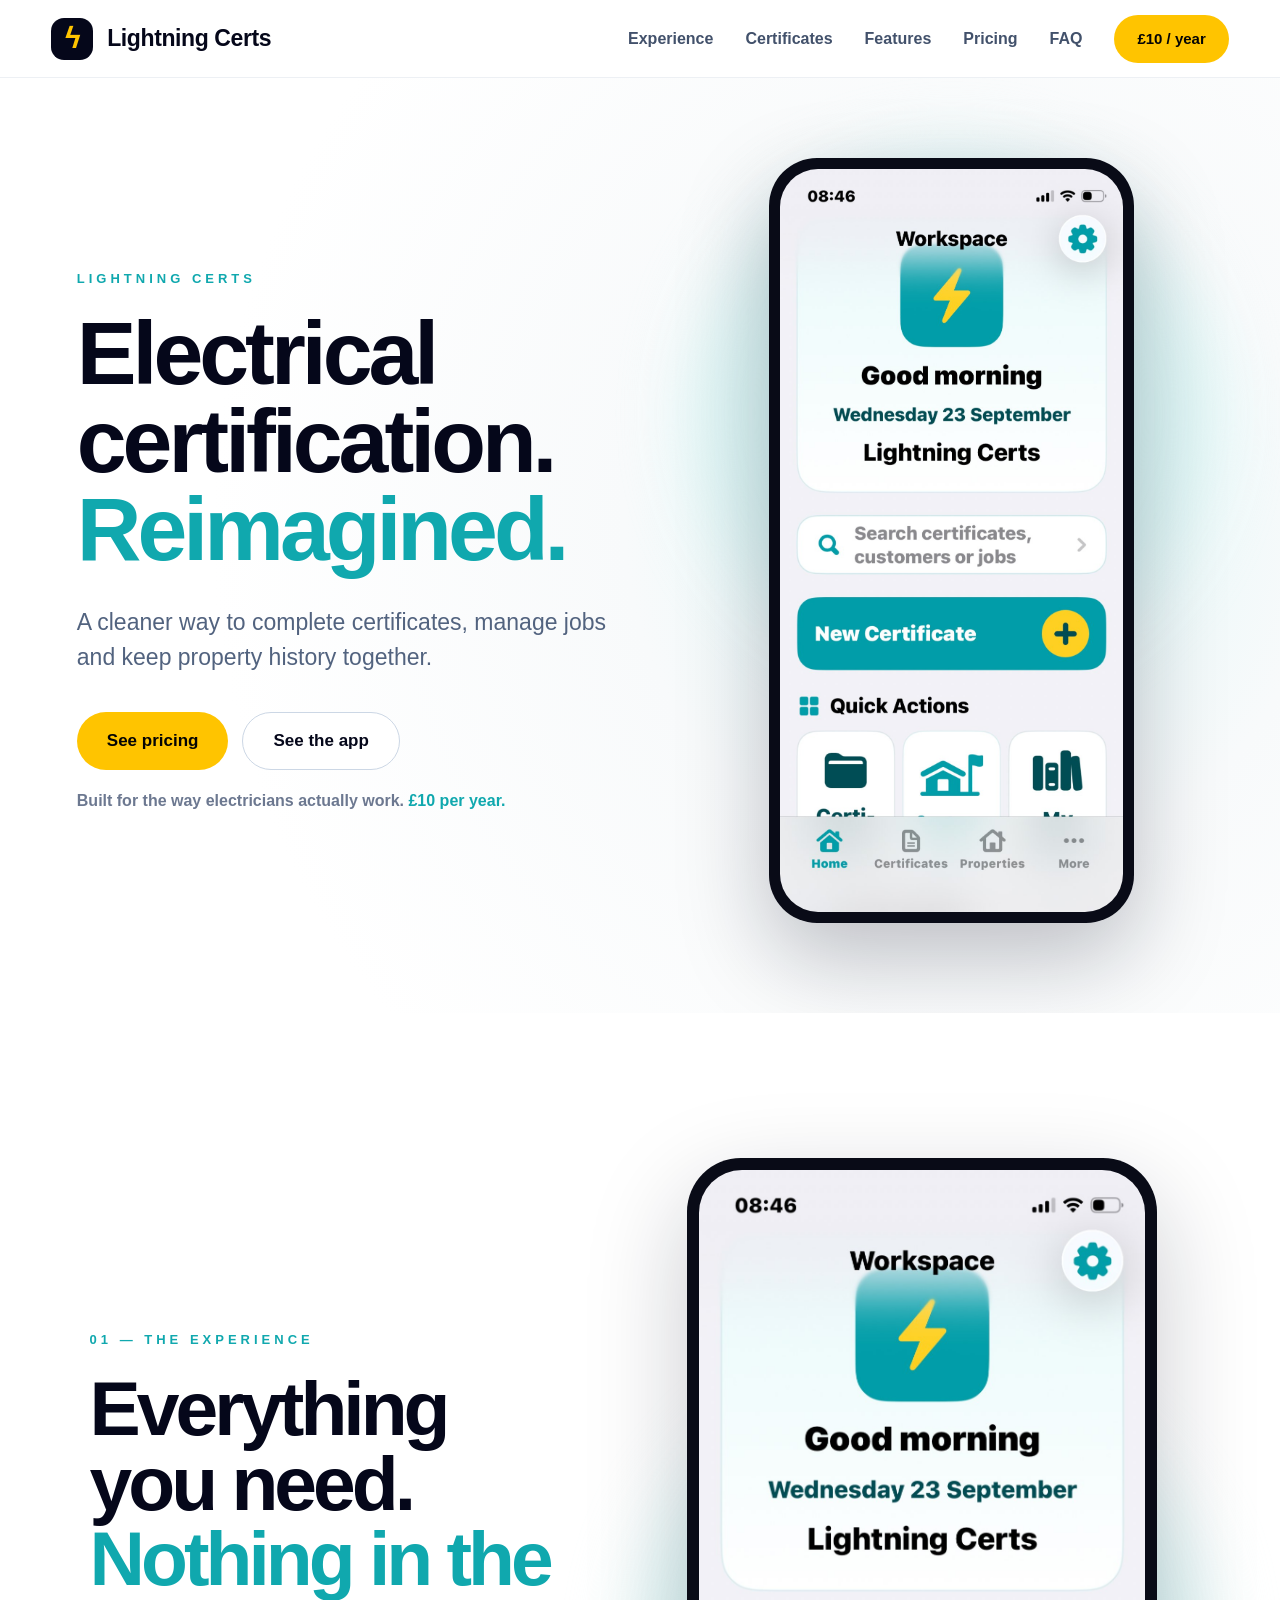
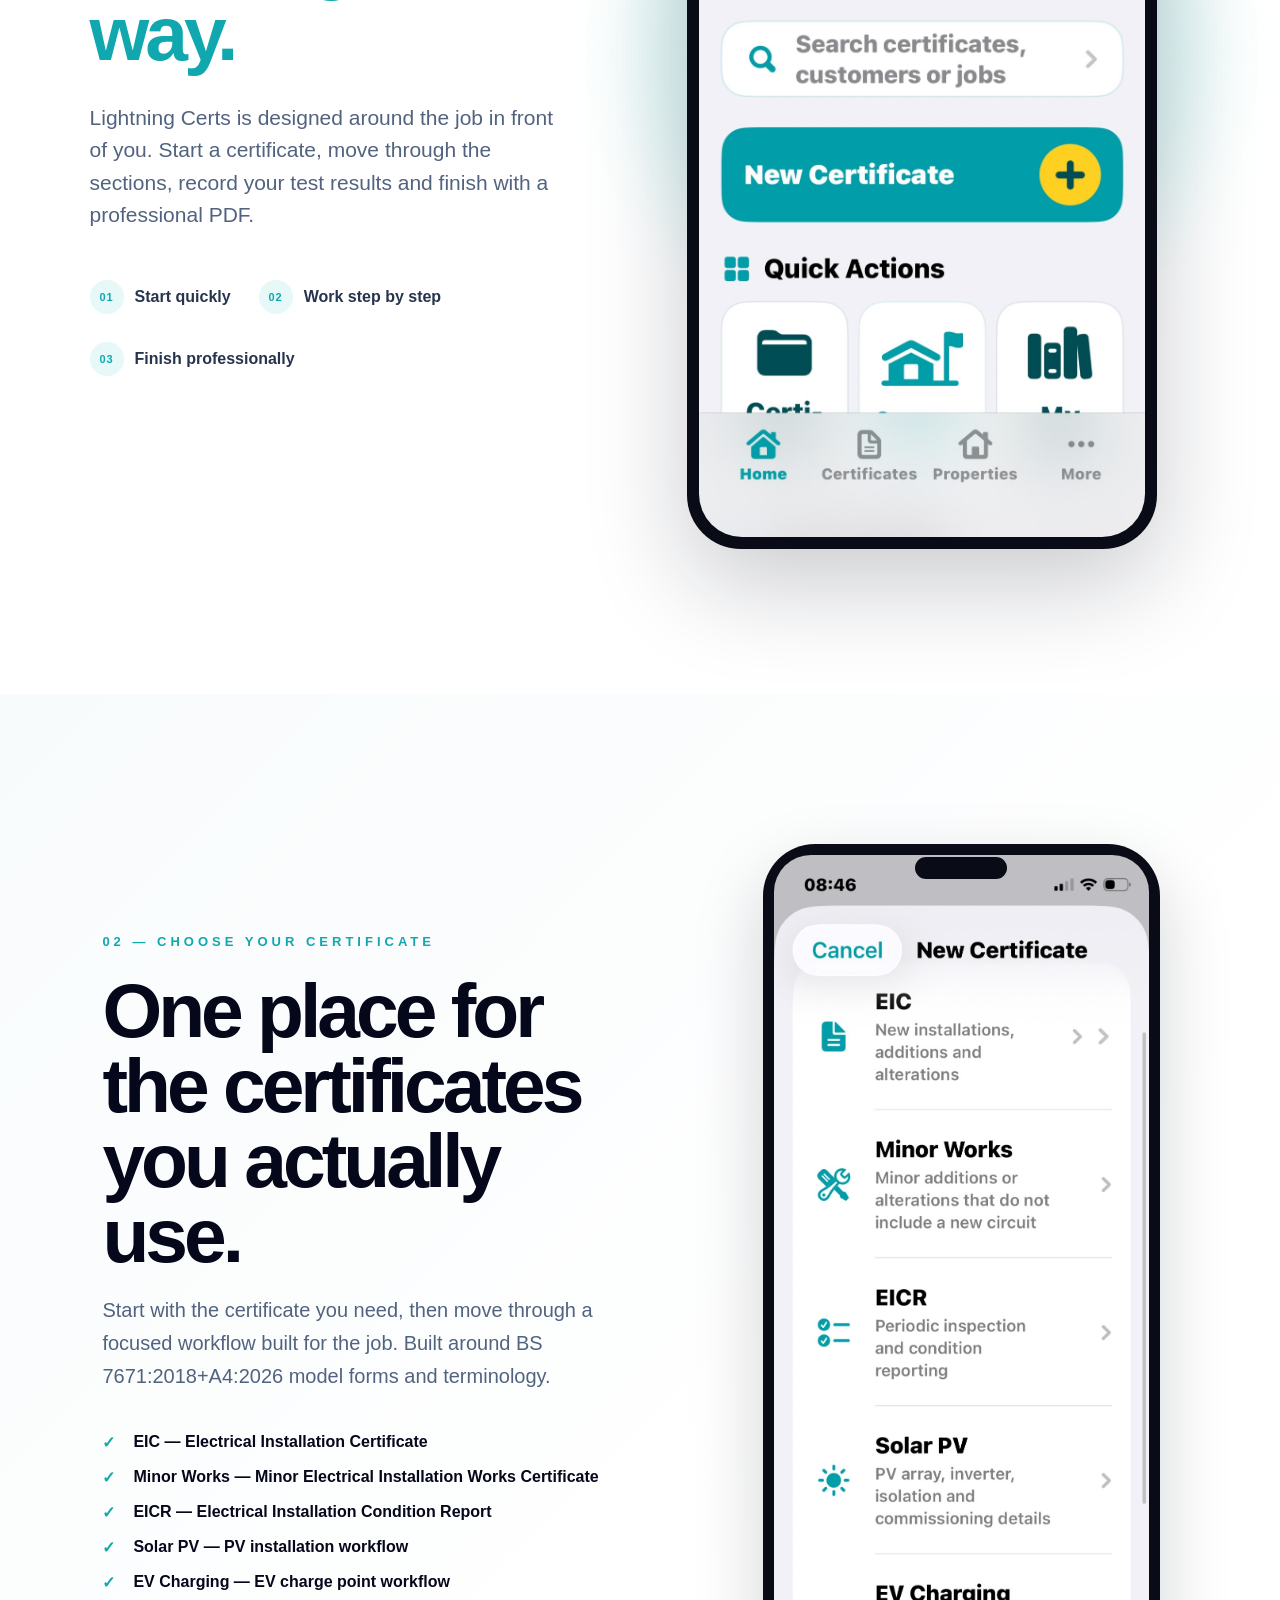
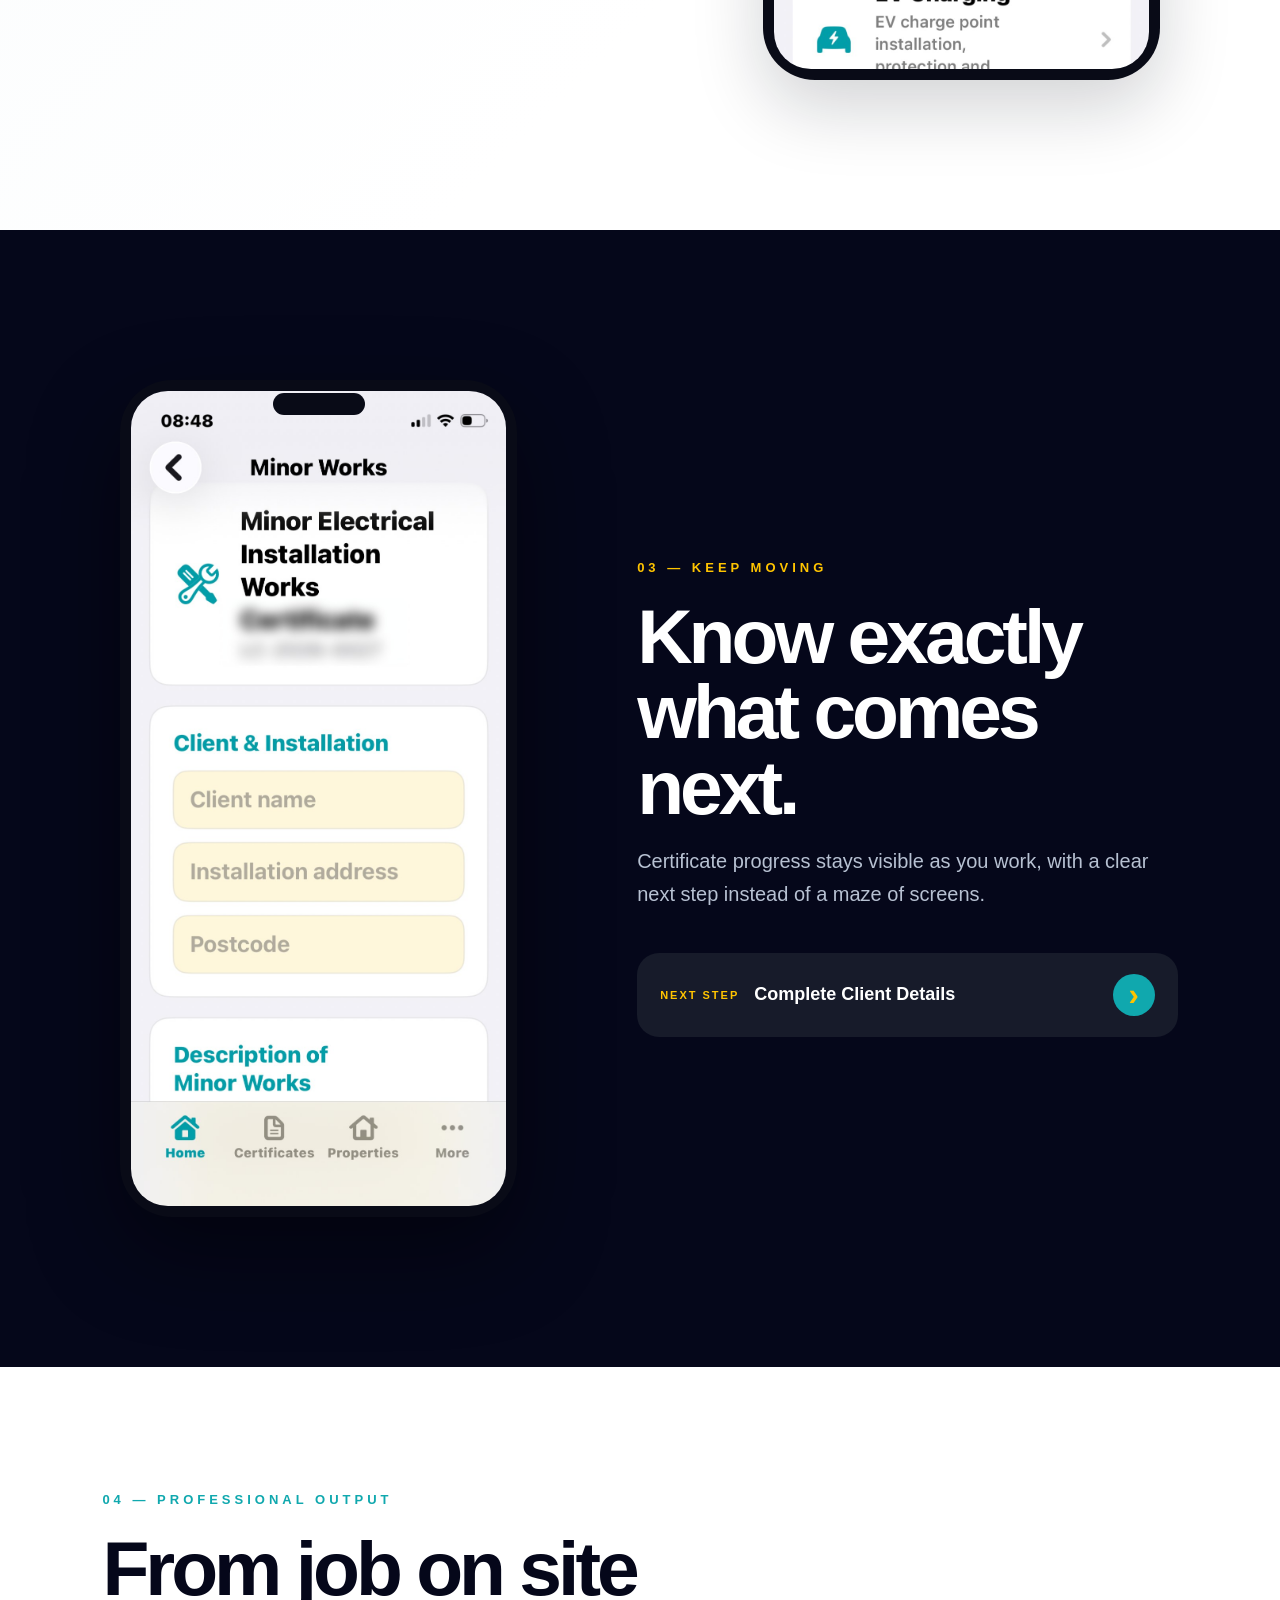
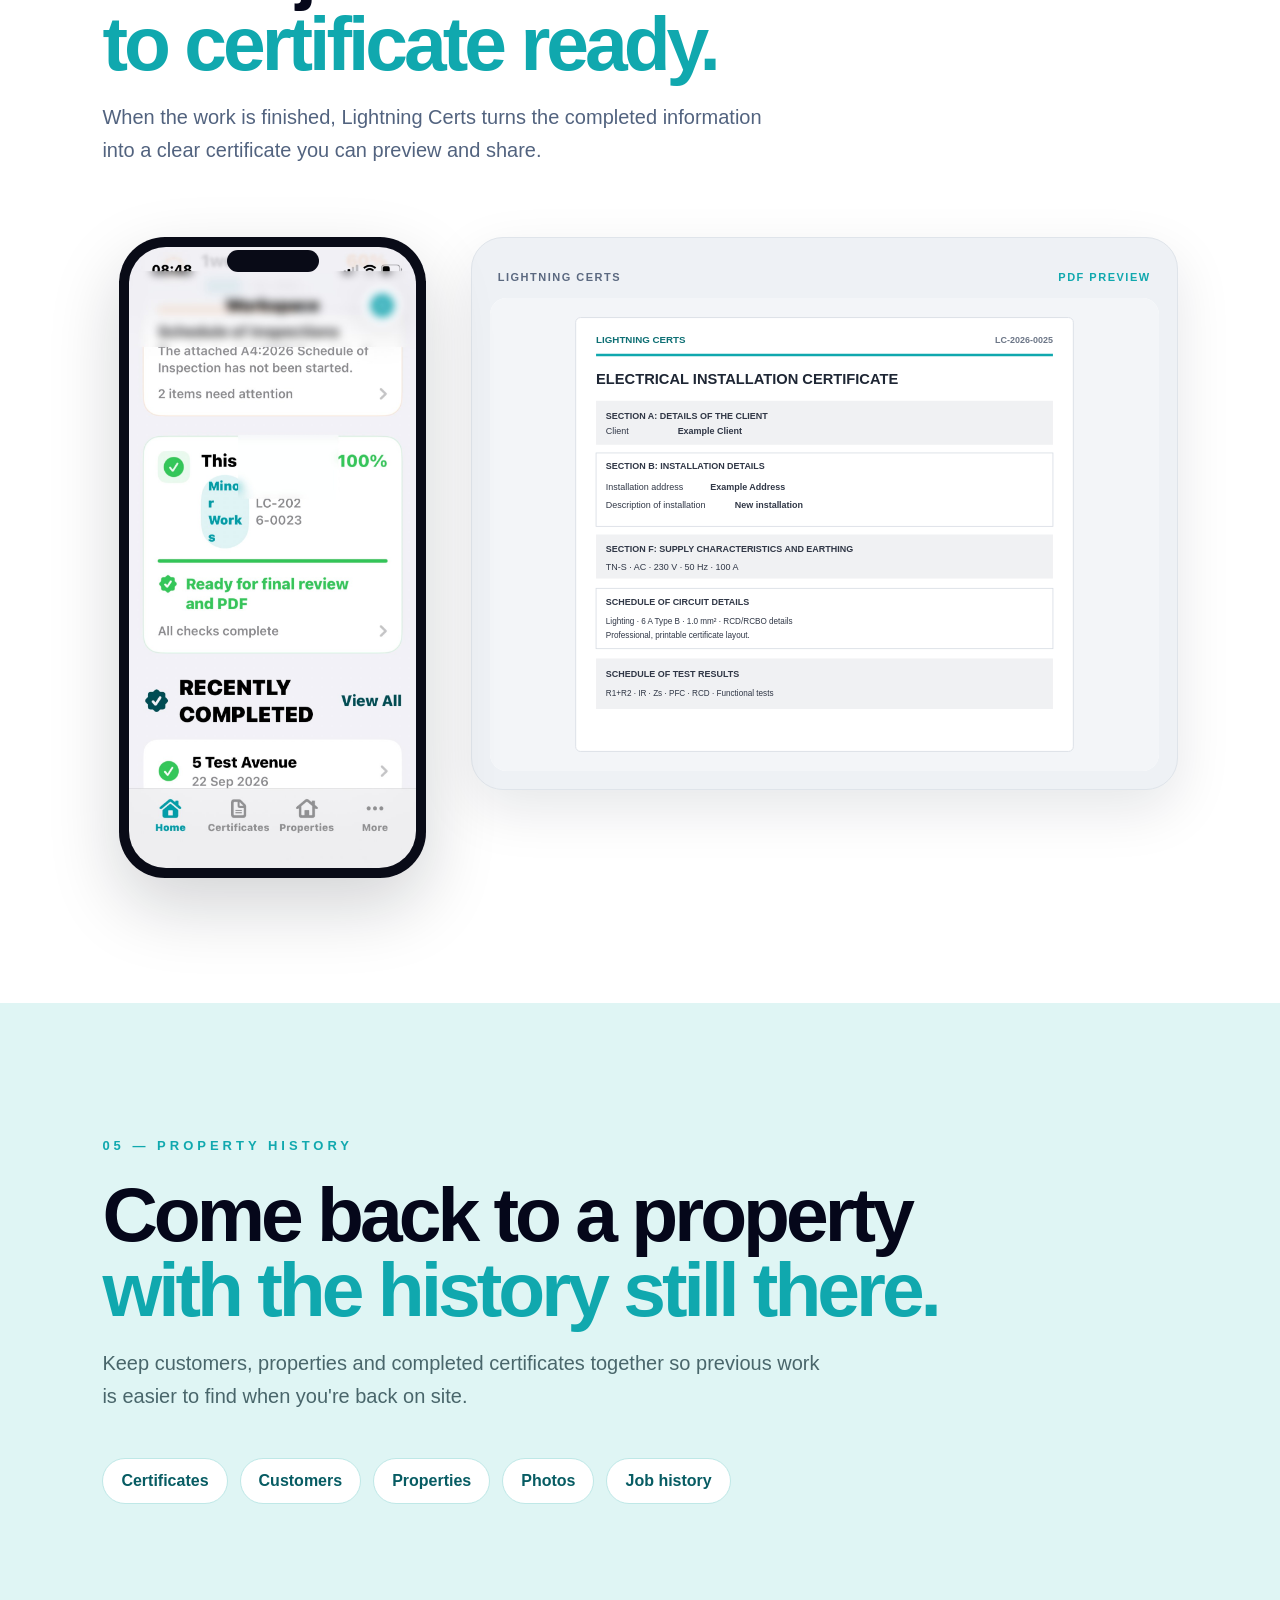
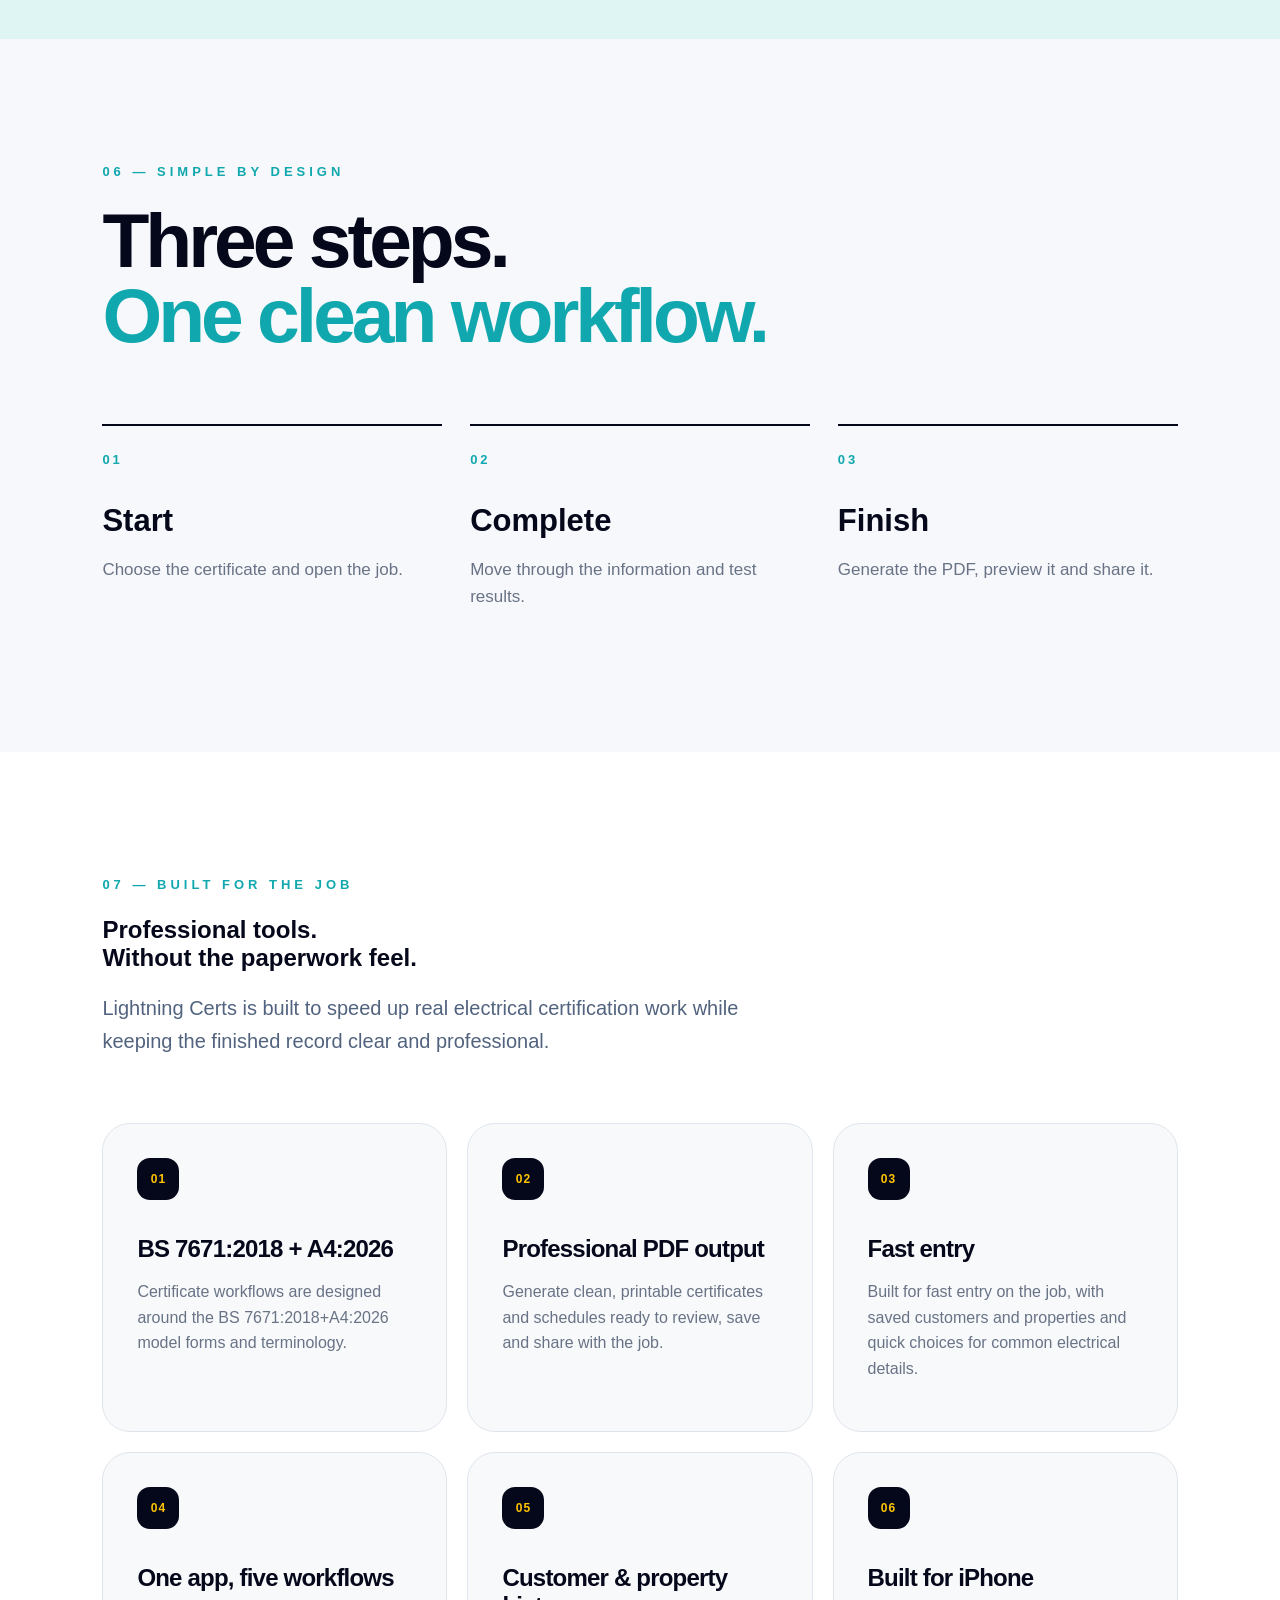
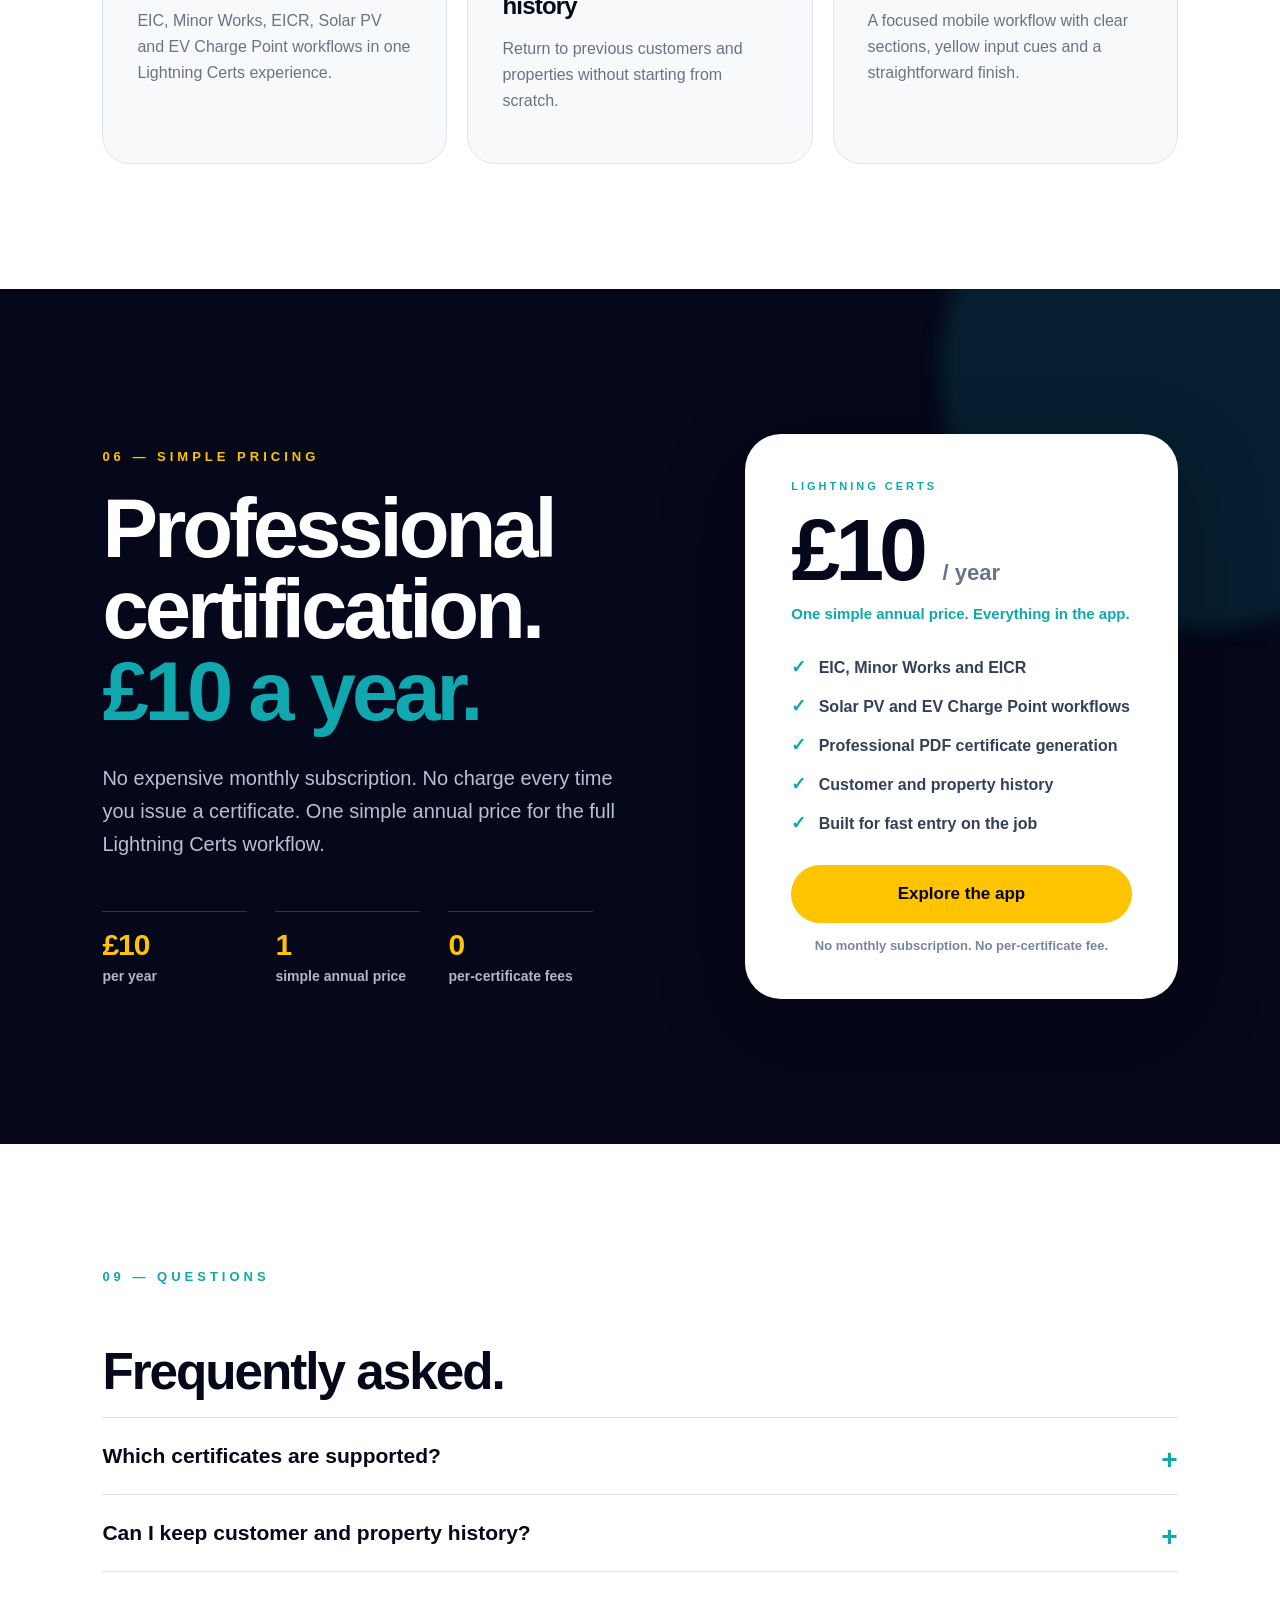
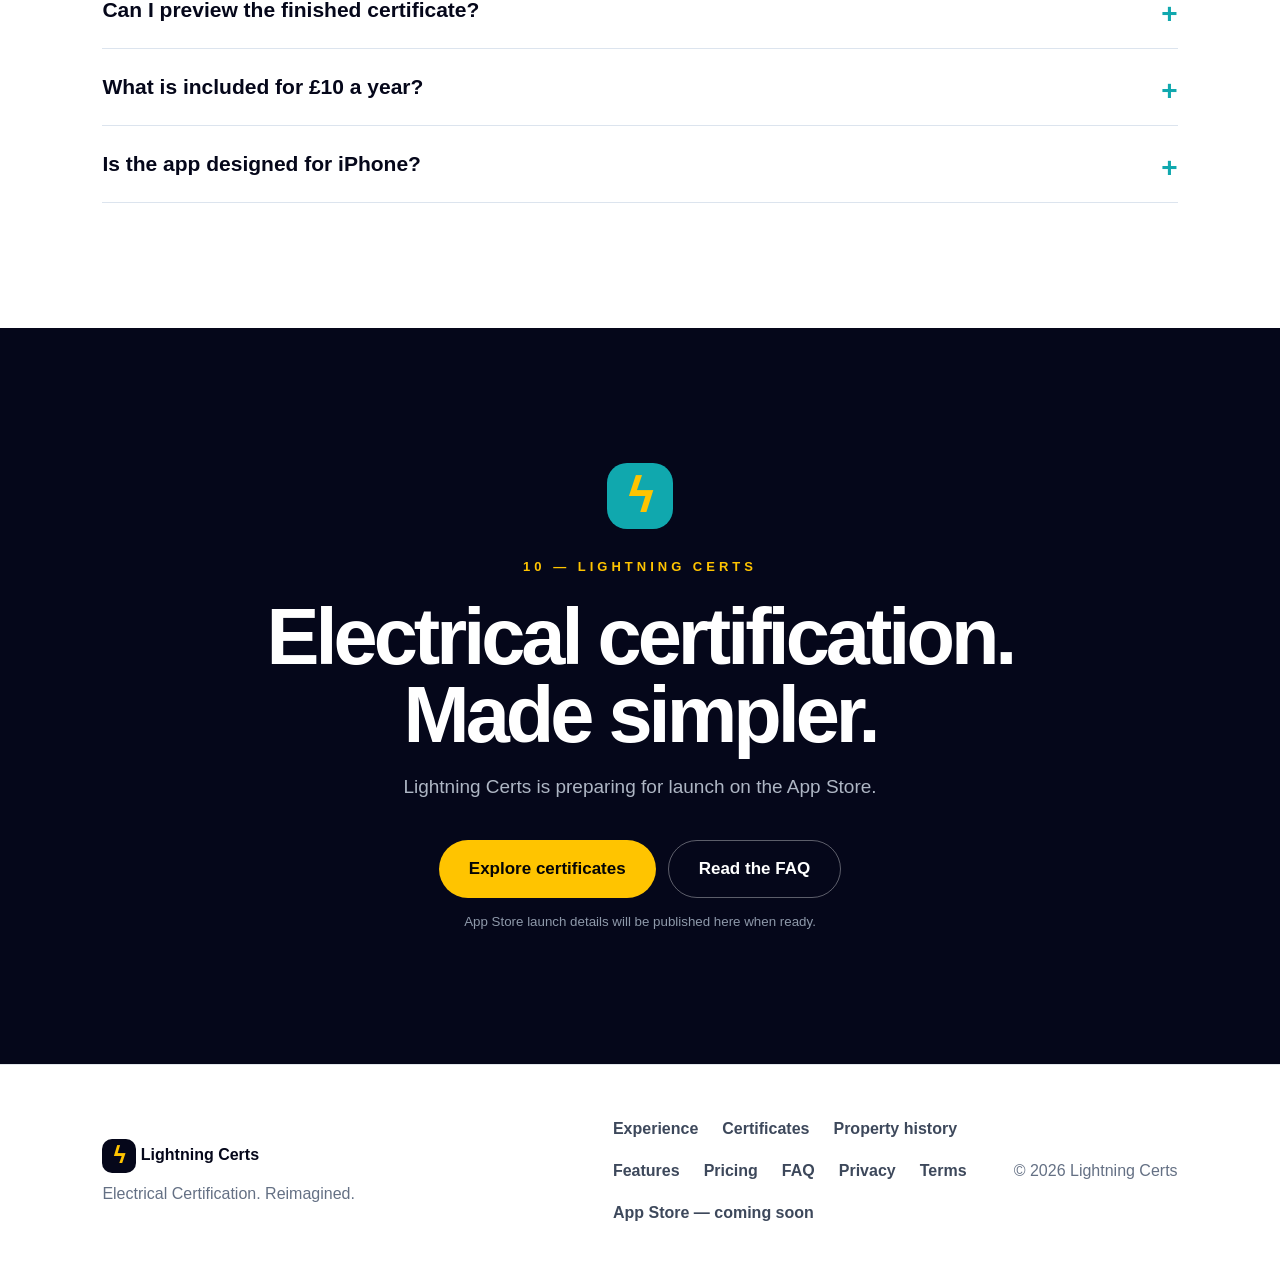
<file: index.html>
<!doctype html>
<html lang="en">
<head>
<meta charset="utf-8">
<meta name="viewport" content="width=device-width,initial-scale=1,viewport-fit=cover">
<meta name="theme-color" content="#f7f8fb">
<title>Lightning Certs — Electrical certification. Reimagined.</title>
<meta name="description" content="Lightning Certs is professional electrical certification software for electricians. EIC, Minor Works, EICR, Solar PV and EV workflows for £10 per year.">
<link rel="preload" as="image" href="assets/workspace-real.jpg">
<link rel="stylesheet" href="styles.css?v=20260923-4">
</head>
<body>
<header class="nav">
  <a class="brand" href="#top" aria-label="Lightning Certs home"><span class="logo">ϟ</span><span>Lightning Certs</span></a>
  <nav aria-label="Primary navigation">
    <a href="#experience">Experience</a>
    <a href="#certificates">Certificates</a>
    <a href="#features">Features</a>
    <a href="#pricing">Pricing</a>
    <a href="#faq">FAQ</a>
  </nav>
  <a class="cta small" href="#pricing">£10 / year</a>
  <button class="menu" aria-label="Open menu">☰</button>
</header>

<main id="top">

<section class="hero">
  <div class="hero-copy">
    <p class="eyebrow">LIGHTNING CERTS</p>
    <h1>Electrical certification.<br><span>Reimagined.</span></h1>
    <p class="lead">A cleaner way to complete certificates, manage jobs and keep property history together.</p>
    <div class="actions">
      <a class="cta" href="#pricing">See pricing</a>
      <a class="outline" href="#experience">See the app</a>
    </div>
    <p class="hero-note">Built for the way electricians actually work. <strong>£10 per year.</strong></p>
  </div>

  <div class="hero-device">
    <div class="device-glow"></div>
    <div class="device hero-phone">
      <div class="screen">
        <img src="assets/workspace-real.jpg" alt="Lightning Certs Workspace on iPhone">
      </div>
    </div>
  </div>
</section>

<section class="intro product-intro" id="experience">
  <div class="product-intro-copy">
    <p class="eyebrow">01 — THE EXPERIENCE</p>
    <h2>Everything you need.<br><span>Nothing in the way.</span></h2>
    <p class="copy">Lightning Certs is designed around the job in front of you. Start a certificate, move through the sections, record your test results and finish with a professional PDF.</p>
    <div class="intro-points">
      <div><b>01</b><span>Start quickly</span></div>
      <div><b>02</b><span>Work step by step</span></div>
      <div><b>03</b><span>Finish professionally</span></div>
    </div>
  </div>
  <div class="product-intro-shot">
    <div class="device-glow"></div>
    <div class="device">
      <div class="screen">
        <img src="assets/workspace-real.jpg" alt="Lightning Certs Workspace">
      </div>
    </div>
  </div>
</section>

<section class="showcase light" id="certificates">
  <div class="showcase-copy">
    <p class="eyebrow">02 — CHOOSE YOUR CERTIFICATE</p>
    <h2>One place for the certificates you actually use.</h2>
    <p class="copy">Start with the certificate you need, then move through a focused workflow built for the job. Built around BS 7671:2018+A4:2026 model forms and terminology.</p>
    <ul class="checks">
      <li><strong>EIC</strong> — Electrical Installation Certificate</li>
      <li><strong>Minor Works</strong> — Minor Electrical Installation Works Certificate</li>
      <li><strong>EICR</strong> — Electrical Installation Condition Report</li>
      <li><strong>Solar PV</strong> — PV installation workflow</li>
      <li><strong>EV Charging</strong> — EV charge point workflow</li>
    </ul>
  </div>

  <div class="shot phone-shot">
    <div class="phone-frame">
      <img src="assets/certificates-real.jpg" alt="Lightning Certs real certificate selection screen">
    </div>
  </div>
</section>

<section class="showcase dark">
  <div class="shot phone-shot">
    <div class="phone-frame">
      <img src="assets/minor-works-real.jpg" alt="Lightning Certs Minor Works workflow">
    </div>
  </div>

  <div class="showcase-copy">
    <p class="eyebrow yellow">03 — KEEP MOVING</p>
    <h2>Know exactly<br><span>what comes next.</span></h2>
    <p class="copy">Certificate progress stays visible as you work, with a clear next step instead of a maze of screens.</p>
    <div class="quote-card">
      <strong>Next step</strong>
      <span>Complete Client Details</span>
      <b>›</b>
    </div>
  </div>
</section>

<section class="output">
  <div class="output-head">
    <p class="eyebrow">04 — PROFESSIONAL OUTPUT</p>
    <h2>From job on site<br><span>to certificate ready.</span></h2>
    <p class="copy">When the work is finished, Lightning Certs turns the completed information into a clear certificate you can preview and share.</p>
  </div>

  <div class="output-grid">
    <div class="ready-wrap">
      <div class="phone-frame small-phone">
        <img src="assets/progress-real.jpg" alt="Lightning Certs real certificate review screen">
      </div>
    </div>
    <div class="pdf-card">
      <div class="pdf-top"><span>LIGHTNING CERTS</span><b>PDF PREVIEW</b></div>
      <img src="assets/pdf-preview.svg" alt="Lightning Certs clean professional certificate PDF preview">
    </div>
  </div>
</section>

<section class="history" id="history">
  <div class="history-inner">
    <p class="eyebrow">05 — PROPERTY HISTORY</p>
    <h2>Come back to a property<br><span>with the history still there.</span></h2>
    <p class="copy">Keep customers, properties and completed certificates together so previous work is easier to find when you're back on site.</p>

    <div class="history-pills">
      <span>Certificates</span>
      <span>Customers</span>
      <span>Properties</span>
      <span>Photos</span>
      <span>Job history</span>
    </div>
  </div>
</section>

<section class="how" id="how">
  <p class="eyebrow">06 — SIMPLE BY DESIGN</p>
  <h2>Three steps.<br><span>One clean workflow.</span></h2>
  <div class="steps">
    <div><b>01</b><h3>Start</h3><p>Choose the certificate and open the job.</p></div>
    <div><b>02</b><h3>Complete</h3><p>Move through the information and test results.</p></div>
    <div><b>03</b><h3>Finish</h3><p>Generate the PDF, preview it and share it.</p></div>
  </div>
</section>



<section class="proof" id="features">
  <div class="proof-head">
    <p class="eyebrow">07 — BUILT FOR THE JOB</p>
    <h2>Professional tools.<br><span>Without the paperwork feel.</span></h2>
    <p class="copy">Lightning Certs is built to speed up real electrical certification work while keeping the finished record clear and professional.</p>
  </div>
  <div class="proof-grid">
    <article><span class="proof-icon">01</span><h3>BS 7671:2018 + A4:2026</h3><p>Certificate workflows are designed around the BS 7671:2018+A4:2026 model forms and terminology.</p></article>
    <article><span class="proof-icon">02</span><h3>Professional PDF output</h3><p>Generate clean, printable certificates and schedules ready to review, save and share with the job.</p></article>
    <article><span class="proof-icon">03</span><h3>Fast entry</h3><p>Built for fast entry on the job, with saved customers and properties and quick choices for common electrical details.</p></article>
    <article><span class="proof-icon">04</span><h3>One app, five workflows</h3><p>EIC, Minor Works, EICR, Solar PV and EV Charge Point workflows in one Lightning Certs experience.</p></article>
    <article><span class="proof-icon">05</span><h3>Customer &amp; property history</h3><p>Return to previous customers and properties without starting from scratch.</p></article>
    <article><span class="proof-icon">06</span><h3>Built for iPhone</h3><p>A focused mobile workflow with clear sections, yellow input cues and a straightforward finish.</p></article>
  </div>
</section>

<section class="pricing" id="pricing">
  <div class="pricing-intro">
    <p class="eyebrow pricing-eyebrow">06 — SIMPLE PRICING</p>
    <h2>Professional certification.<br><span>£10 a year.</span></h2>
    <p class="copy pricing-copy">No expensive monthly subscription. No charge every time you issue a certificate. One simple annual price for the full Lightning Certs workflow.</p>

    <div class="pricing-promise">
      <div><strong>£10</strong><span>per year</span></div>
      <div><strong>1</strong><span>simple annual price</span></div>
      <div><strong>0</strong><span>per-certificate fees</span></div>
    </div>
  </div>

  <div class="price-card">
    <div class="price-label">LIGHTNING CERTS</div>
    <div class="price">£10 <span>/ year</span></div>
    <div class="annual">One simple annual price. Everything in the app.</div>

    <div class="price-includes">
      <p><span>✓</span> EIC, Minor Works and EICR</p>
      <p><span>✓</span> Solar PV and EV Charge Point workflows</p>
      <p><span>✓</span> Professional PDF certificate generation</p>
      <p><span>✓</span> Customer and property history</p>
      <p><span>✓</span> Built for fast entry on the job</p>
    </div>

    <a class="cta price-cta" href="#certificates">Explore the app</a>
    <small>No monthly subscription. No per-certificate fee.</small>
  </div>
</section>

<section class="faq section" id="faq">
  <p class="eyebrow">09 — QUESTIONS</p>
  <h2>Frequently asked.</h2>
  <details>
    <summary>Which certificates are supported?</summary>
    <p>The app is built around EIC, Minor Works, EICR, Solar PV and EV Charging workflows.</p>
  </details>
  <details>
    <summary>Can I keep customer and property history?</summary>
    <p>Lightning Certs is designed to keep customers, properties and certificates together for repeat visits.</p>
  </details>
  <details>
    <summary>Can I preview the finished certificate?</summary>
    <p>Yes. A completed certificate can be previewed as a PDF before you share it.</p>
  </details>
  <details>
    <summary>What is included for £10 a year?</summary>
    <p>The annual price covers the Lightning Certs certificate workflows, professional PDF generation and customer/property history, with no per-certificate charge.</p>
  </details>
  <details>
    <summary>Is the app designed for iPhone?</summary>
    <p>Yes. The current interface is built around a focused iPhone workflow, with an iPad experience alongside it.</p>
  </details>
</section>

<section class="launch" id="launch">
  <div class="bolt">ϟ</div>
  <p class="eyebrow">10 — LIGHTNING CERTS</p>
  <h2>Electrical certification.<br>Made simpler.</h2>
  <p>Lightning Certs is preparing for launch on the App Store.</p>
  <div class="launch-actions">
    <a class="cta" href="#certificates">Explore certificates</a>
    <a class="outline light-outline" href="#faq">Read the FAQ</a>
  </div>
  <small id="msg" role="status">App Store launch details will be published here when ready.</small>
</section>

</main>

<footer>
  <div>
    <span class="logo">ϟ</span> <b>Lightning Certs</b>
    <p>Electrical Certification. Reimagined.</p>
  </div>
  <div class="footer-links">
    <a href="#experience">Experience</a>
    <a href="#certificates">Certificates</a>
    <a href="#history">Property history</a>
    <a href="#features">Features</a>
    <a href="#pricing">Pricing</a>
    <a href="#faq">FAQ</a>
    <a href="privacy.html">Privacy</a>
    <a href="terms.html">Terms</a>
    <a href="#launch">App Store — coming soon</a>
  </div>
  <span>© 2026 Lightning Certs</span>
</footer>

<script src="script.js"></script>
</body>
</html>
</file>
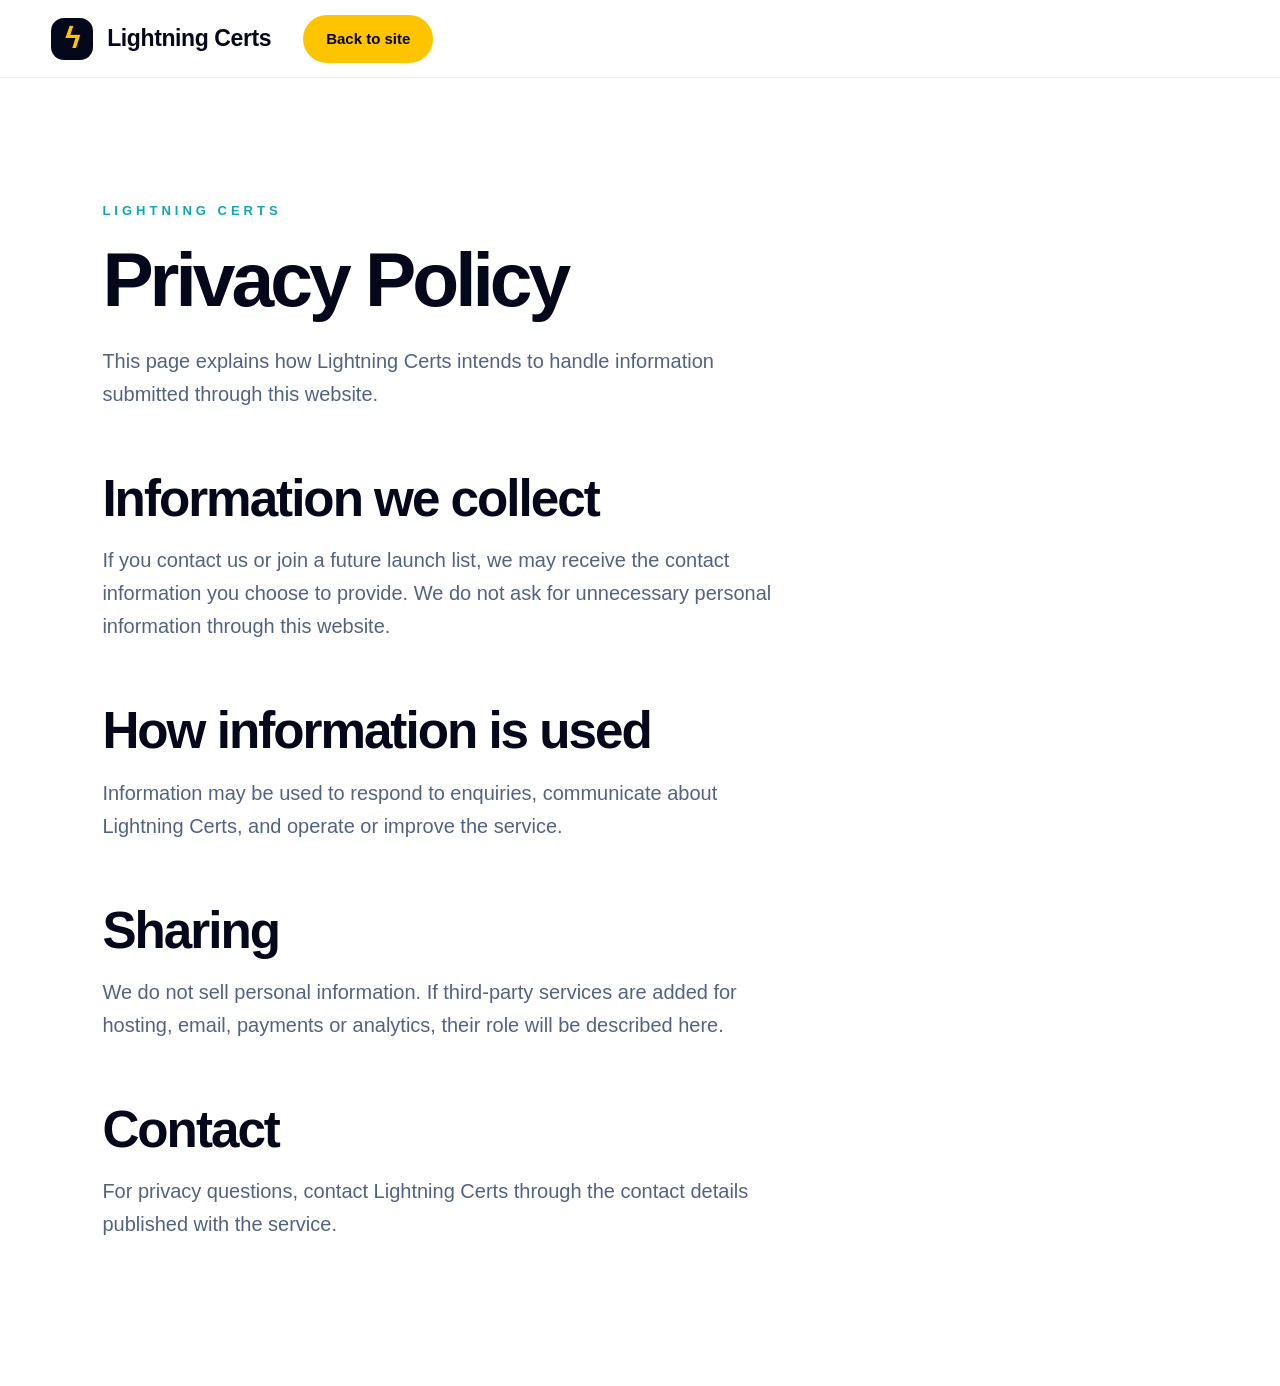
<file: privacy.html>
<!doctype html>
<html lang="en"><head><meta charset="utf-8"><meta name="viewport" content="width=device-width,initial-scale=1"><meta name="theme-color" content="#05071a"><title>Privacy Policy — Lightning Certs</title><link rel="stylesheet" href="styles.css"></head>
<body><header class="nav"><a class="brand" href="index.html"><span class="logo">ϟ</span><span>Lightning Certs</span></a><a class="cta small" href="index.html">Back to site</a></header>
<main class="section"><p class="eyebrow">LIGHTNING CERTS</p><h1>Privacy Policy</h1><p class="copy">This page explains how Lightning Certs intends to handle information submitted through this website.</p>
<h2>Information we collect</h2><p class="copy">If you contact us or join a future launch list, we may receive the contact information you choose to provide. We do not ask for unnecessary personal information through this website.</p>
<h2>How information is used</h2><p class="copy">Information may be used to respond to enquiries, communicate about Lightning Certs, and operate or improve the service.</p>
<h2>Sharing</h2><p class="copy">We do not sell personal information. If third-party services are added for hosting, email, payments or analytics, their role will be described here.</p>
<h2>Contact</h2><p class="copy">For privacy questions, contact Lightning Certs through the contact details published with the service.</p></main>
</body></html>
</file>
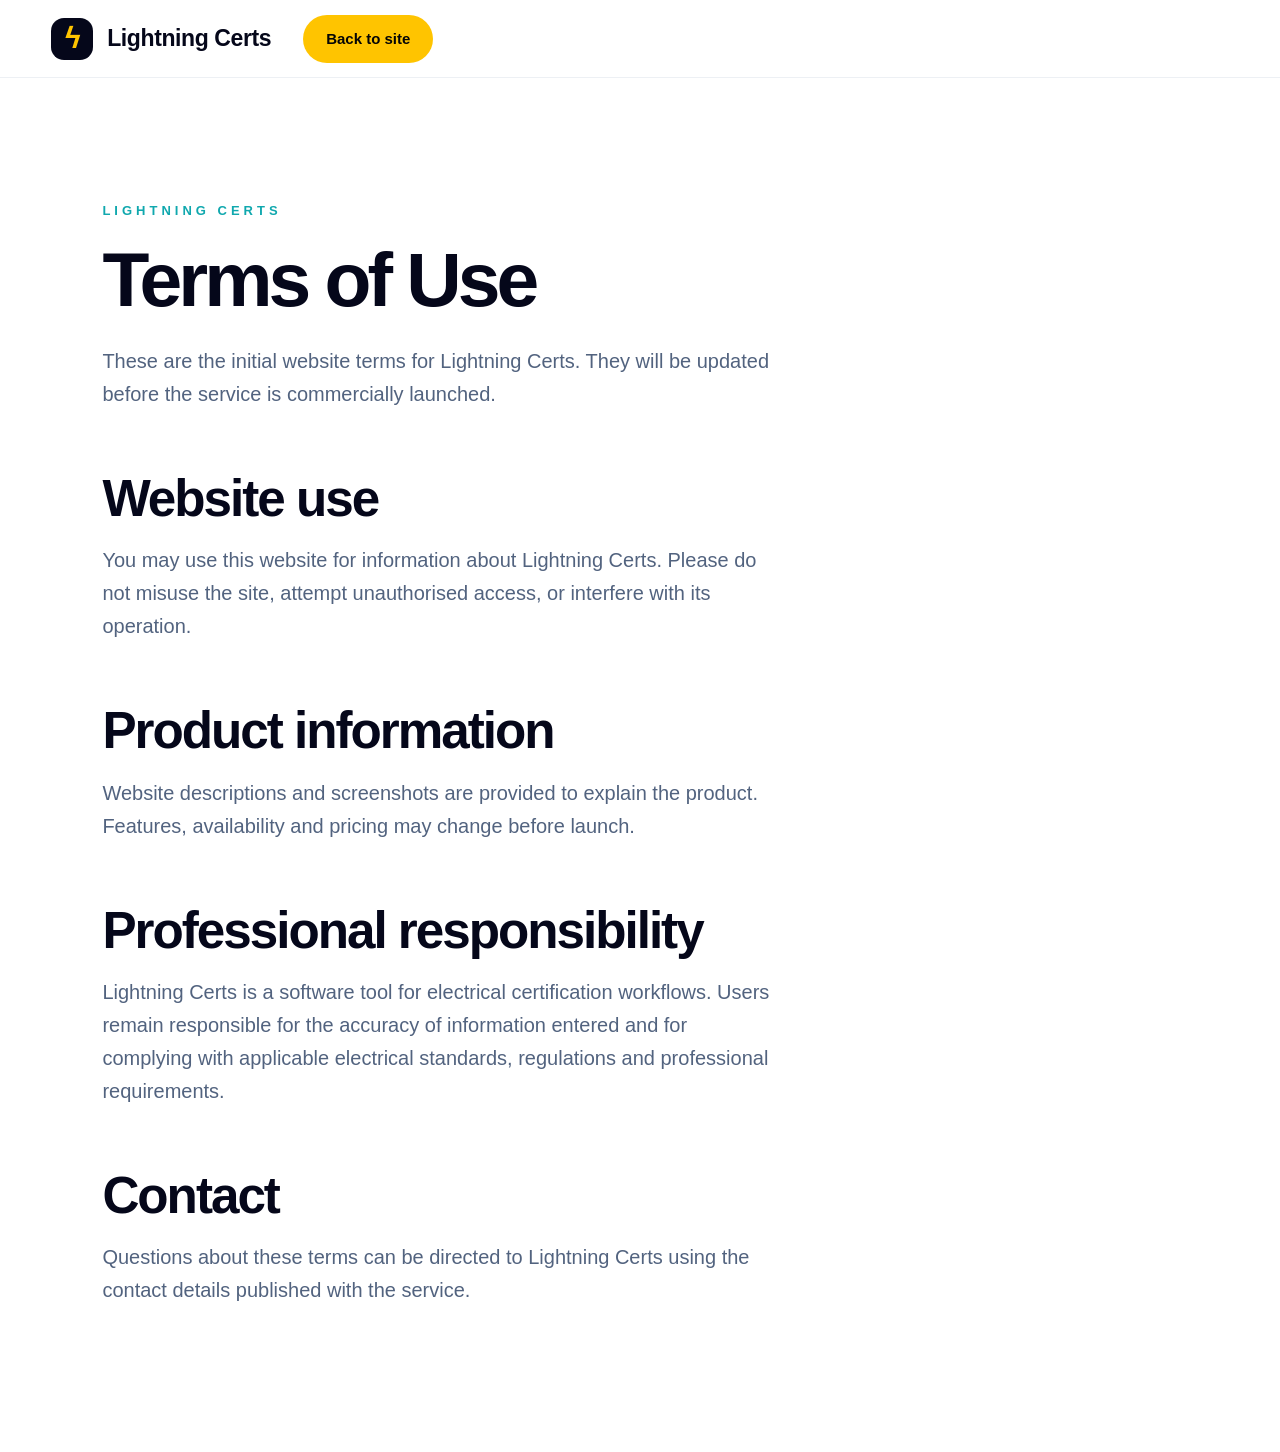
<file: terms.html>
<!doctype html>
<html lang="en"><head><meta charset="utf-8"><meta name="viewport" content="width=device-width,initial-scale=1"><meta name="theme-color" content="#05071a"><title>Terms — Lightning Certs</title><link rel="stylesheet" href="styles.css"></head>
<body><header class="nav"><a class="brand" href="index.html"><span class="logo">ϟ</span><span>Lightning Certs</span></a><a class="cta small" href="index.html">Back to site</a></header>
<main class="section"><p class="eyebrow">LIGHTNING CERTS</p><h1>Terms of Use</h1><p class="copy">These are the initial website terms for Lightning Certs. They will be updated before the service is commercially launched.</p>
<h2>Website use</h2><p class="copy">You may use this website for information about Lightning Certs. Please do not misuse the site, attempt unauthorised access, or interfere with its operation.</p>
<h2>Product information</h2><p class="copy">Website descriptions and screenshots are provided to explain the product. Features, availability and pricing may change before launch.</p>
<h2>Professional responsibility</h2><p class="copy">Lightning Certs is a software tool for electrical certification workflows. Users remain responsible for the accuracy of information entered and for complying with applicable electrical standards, regulations and professional requirements.</p>
<h2>Contact</h2><p class="copy">Questions about these terms can be directed to Lightning Certs using the contact details published with the service.</p></main>
</body></html>
</file>
<file: styles.css>
:root{
  --ink:#05071a;
  --turq:#10a8ae;
  --yellow:#ffc400;
  --muted:#52637f;
  --pale:#f3f7fa;
  --line:#dce4ee;
}
*{box-sizing:border-box}
html{scroll-behavior:smooth}
body{margin:0;color:var(--ink);font-family:-apple-system,BlinkMacSystemFont,"SF Pro Display","SF Pro Text","Helvetica Neue",Arial,sans-serif;background:#fff}
a{text-decoration:none;color:inherit}
img{display:block;max-width:100%}

.nav{
  height:78px;position:sticky;top:0;z-index:20;display:flex;align-items:center;
  gap:32px;padding:0 4vw;background:rgba(255,255,255,.92);
  backdrop-filter:blur(18px);border-bottom:1px solid #edf0f4
}
.brand{display:flex;align-items:center;gap:14px;font-size:23px;font-weight:800;letter-spacing:-.4px}
.logo{display:inline-grid;place-items:center;width:42px;height:42px;border-radius:13px;background:var(--ink);color:var(--yellow);font-size:28px;font-weight:900}
.nav nav{display:flex;gap:32px;margin-left:auto;color:#42516b;font-weight:700}
.nav nav a:hover{color:var(--turq)}
.cta,.outline{display:inline-flex;align-items:center;justify-content:center;min-height:58px;padding:0 30px;border-radius:999px;font-size:17px;font-weight:800}
.cta{background:var(--yellow);color:#050505;border:0;cursor:pointer}
.cta.small{min-height:48px;padding:0 23px;font-size:15px}
.outline{border:1px solid #ccd7e5;background:#fff}
.menu{display:none;border:0;background:none;font-size:25px}

.hero{
  min-height:calc(100vh - 78px);padding:80px 6vw 90px;display:grid;
  grid-template-columns:1fr .9fr;gap:5vw;align-items:center;overflow:hidden;
  background:radial-gradient(circle at 76% 48%,#dff7f7 0,#f8fafb 32%,#fff 70%)
}
.hero-copy{max-width:760px}
.eyebrow{font-size:13px;letter-spacing:4px;font-weight:900;color:var(--turq);margin:0 0 24px}
.hero h1,.intro h2,.showcase h2,.output h2,.history h2,.how h2,.faq h2,.launch h2{
  line-height:.98;letter-spacing:-4px;margin:0;font-weight:850
}
.hero h1{font-size:clamp(58px,7vw,100px)}
.hero h1 span,.intro h2 span,.history h2 span,.output h2 span,.how h2 span{color:var(--turq)}
.lead{max-width:650px;margin:32px 0 0;color:var(--muted);font-size:23px;line-height:1.5}
.hero-note{margin:22px 0 0;color:#6c7890;font-size:16px;font-weight:700}
.actions{display:flex;gap:14px;flex-wrap:wrap;margin-top:38px}

.hero-device{display:flex;justify-content:center;position:relative}
.device-glow{
  position:absolute;width:510px;height:510px;background:#d6f4f3;border-radius:50%;
  filter:blur(38px);opacity:.9
}
.device{
  position:relative;z-index:1;width:min(365px,80%);padding:11px;border-radius:48px;
  background:#090b17;box-shadow:0 35px 90px rgba(12,17,35,.25)
}
.screen{border-radius:38px;overflow:hidden;background:#f5f6fa}
.screen img{width:100%;height:auto}

.intro,.showcase,.output,.how,.section{padding:125px 8vw}
.intro{background:#fff}
.intro-grid{display:grid;grid-template-columns:1fr 1fr;gap:8vw;align-items:end}
.intro h2,.showcase h2,.output h2,.history h2,.how h2,.faq h2{font-size:clamp(48px,6vw,82px)}
.copy{font-size:20px;line-height:1.65;color:var(--muted);max-width:680px}

.feature-cards{display:grid;grid-template-columns:repeat(3,1fr);gap:20px;margin-top:70px}
.feature-cards article{padding:38px;border:1px solid #e0e5ea;border-radius:30px;background:#f8f9fb}
.num{color:var(--turq);font-size:13px;font-weight:900;letter-spacing:3px}
.feature-cards h3{font-size:29px;letter-spacing:-1px;margin:62px 0 12px}
.feature-cards p{color:#687386;line-height:1.6;font-size:17px}

.showcase{display:grid;grid-template-columns:1fr .8fr;gap:8vw;align-items:center}
.showcase.light{background:var(--pale)}
.showcase.dark{background:var(--ink);color:#fff;grid-template-columns:.8fr 1fr}
.showcase.dark .copy{color:#b7c1d2}
.yellow{color:var(--yellow)!important}

.checks{list-style:none;padding:0;margin:40px 0 0;display:grid;gap:17px;font-weight:750}
.checks li{padding-left:31px;position:relative}
.checks li:before{content:"✓";position:absolute;left:0;color:var(--turq);font-weight:900}

.shot{display:flex;justify-content:center}
.phone-shot{min-height:620px}
.phone-frame{
  width:min(380px,88%);
  padding:10px;
  border-radius:46px;
  background:#090b17;
  box-shadow:0 28px 70px rgba(9,15,30,.18);
  position:relative;
}
.phone-frame:before{
  content:"";position:absolute;left:50%;top:13px;transform:translateX(-50%);
  width:92px;height:22px;border-radius:20px;background:#090b17;z-index:2
}
.phone-frame img{width:100%;border-radius:37px}
.showcase.dark .phone-frame{box-shadow:0 35px 90px rgba(0,0,0,.45)}

.quote-card{
  margin-top:42px;padding:21px 23px;border-radius:22px;background:#171b2a;
  display:grid;grid-template-columns:auto 1fr auto;gap:15px;align-items:center
}
.quote-card strong{color:var(--yellow);text-transform:uppercase;font-size:11px;letter-spacing:2px}
.quote-card span{font-size:18px;font-weight:800}
.quote-card b{width:42px;height:42px;border-radius:50%;display:grid;place-items:center;background:var(--turq);color:var(--yellow);font-size:31px}

.output{background:#fff}
.output-head{max-width:900px}
.output-grid{display:grid;grid-template-columns:.65fr 1.35fr;gap:28px;align-items:start;margin-top:70px}
.ready-wrap{display:flex;justify-content:center}
.small-phone{width:min(330px,90%)}
.pdf-card{padding:18px;border-radius:32px;background:#eef1f5;border:1px solid #dfe4ea;box-shadow:0 20px 55px rgba(12,17,35,.10)}
.pdf-top{height:42px;display:flex;justify-content:space-between;align-items:center;padding:0 8px;color:#5b6980;font-size:11px;font-weight:900;letter-spacing:1.5px}
.pdf-top b{color:var(--turq)}
.pdf-card img{width:100%;border-radius:17px;background:#fff}

.history{padding:135px 8vw;background:#dff5f4}
.history-inner{max-width:1000px}
.history .copy{color:#49666b;max-width:720px}
.history-pills{display:flex;flex-wrap:wrap;gap:12px;margin-top:45px}
.history-pills span{padding:13px 18px;border-radius:999px;background:#fff;color:#075c63;font-weight:800;border:1px solid #bfe8e7}

.how{background:#f7f8fb}
.steps{display:grid;grid-template-columns:repeat(3,1fr);gap:28px;margin-top:70px}
.steps>div{border-top:2px solid var(--ink);padding-top:24px}
.steps b{color:var(--turq);font-size:13px;letter-spacing:3px}
.steps h3{font-size:31px;margin:35px 0 10px}
.steps p{color:#687386;line-height:1.6;font-size:17px}

.faq{background:#fff}
.faq h2{margin-bottom:60px}
.faq details{border-top:1px solid var(--line);padding:26px 0}
.faq details:last-child{border-bottom:1px solid var(--line)}
.faq summary{cursor:pointer;list-style:none;font-size:21px;font-weight:800}
.faq summary::-webkit-details-marker{display:none}
.faq summary:after{content:"+";float:right;color:var(--turq);font-size:28px}
.faq details[open] summary:after{content:"−"}
.faq details p{color:#687386;line-height:1.6;max-width:780px;font-size:17px}

.launch{padding:135px 8vw;background:var(--ink);color:#fff;text-align:center}
.launch .eyebrow{color:var(--yellow)}
.launch h2{font-size:clamp(50px,6.2vw,88px)}
.launch>p:not(.eyebrow){color:#aeb6c4;font-size:19px;line-height:1.55}
.bolt{width:66px;height:66px;border-radius:20px;background:var(--turq);color:var(--yellow);display:grid;place-items:center;font-size:46px;font-weight:900;margin:0 auto 30px}
.launch form{max-width:650px;margin:40px auto 0;display:flex;gap:10px}
.launch input{flex:1;min-width:0;border:0;border-radius:999px;padding:0 22px;font-size:16px;background:#fff;color:#0a0b14;min-height:58px}
.launch .cta{min-height:58px}
.launch small{display:block;margin-top:16px;color:#8e99aa}
.sr-only{position:absolute;width:1px;height:1px;overflow:hidden;clip:rect(0,0,0,0)}

footer{
  background:#fff;color:#647084;padding:55px 8vw;display:grid;
  grid-template-columns:1.3fr 1fr auto;gap:35px;align-items:center;
  border-top:1px solid #e2e6eb
}
footer b{color:var(--ink)}
footer p{margin:12px 0 0}
.footer-links{display:flex;gap:24px;flex-wrap:wrap;font-weight:700;color:#3d485b}
footer .logo{width:34px;height:34px;border-radius:10px;font-size:22px;vertical-align:middle}

@media(max-width:900px){
  .nav{height:74px;padding:0 20px}
  .nav nav,.nav>.cta{display:none}
  .menu{display:block;margin-left:auto}
  .brand{font-size:20px}.logo{width:38px;height:38px;font-size:26px}
  .hero{grid-template-columns:1fr;padding:68px 24px 80px;text-align:center}
  .hero-copy{margin:auto}.hero h1{font-size:clamp(54px,13vw,78px);letter-spacing:-3.5px}
  .lead{font-size:19px;margin-left:auto;margin-right:auto}
  .actions{justify-content:center}
  .hero-device{margin-top:50px}
  .device{width:min(330px,82%)}
  .intro,.showcase,.output,.how,.section{padding:90px 24px}
  .intro-grid,.showcase,.showcase.dark{grid-template-columns:1fr;gap:50px}
  .showcase.dark .shot{order:2}
  .feature-cards,.steps,.output-grid{grid-template-columns:1fr}
  .feature-cards{margin-top:45px}
  .feature-cards h3{margin-top:38px}
  .phone-shot{min-height:0}
  .phone-frame{width:min(330px,88%)}
  .output-grid{margin-top:48px}
  .history{padding:90px 24px}
  .launch{padding:100px 24px}
  .launch form{flex-direction:column}
  .launch input,.launch .cta{width:100%}
  footer{grid-template-columns:1fr;padding:45px 24px;gap:25px}
}
@media(max-width:480px){
  .hero{padding-left:18px;padding-right:18px}
  .hero h1{font-size:44px;letter-spacing:-2.5px}
  .intro h2,.showcase h2,.output h2,.history h2,.how h2,.faq h2,.launch h2{font-size:42px;letter-spacing:-2.5px}
  .copy{font-size:18px}
  .phone-frame{width:92%;padding:8px;border-radius:38px}
  .phone-frame img{border-radius:31px}
  .phone-frame:before{top:10px;width:78px;height:18px}
  .quote-card{grid-template-columns:1fr auto}
  .quote-card strong{grid-column:1/-1}
}


.light-outline{border-color:rgba(255,255,255,.35);background:transparent;color:#fff}
.launch-actions{display:flex;justify-content:center;gap:12px;flex-wrap:wrap;margin-top:38px}


.proof{padding:125px 8vw;background:#fff}
.proof-head{max-width:900px}
.proof-grid{display:grid;grid-template-columns:repeat(3,1fr);gap:20px;margin-top:65px}
.proof-grid article{padding:34px;border:1px solid #dfe5ec;border-radius:28px;background:#f8f9fb}
.proof-icon{display:inline-grid;place-items:center;width:42px;height:42px;border-radius:13px;background:var(--ink);color:var(--yellow);font-size:12px;font-weight:900;letter-spacing:1px}
.proof-grid h3{font-size:24px;letter-spacing:-.8px;margin:35px 0 12px}
.proof-grid p{color:#687386;line-height:1.6;font-size:16px}
.pricing{padding:125px 8vw;background:var(--pale);display:grid;grid-template-columns:1fr .75fr;gap:8vw;align-items:center}
.price-card{padding:42px;border-radius:32px;background:#fff;border:1px solid #dfe5ec;box-shadow:0 25px 65px rgba(9,15,30,.09)}
.price-label{font-size:11px;font-weight:900;letter-spacing:3px;color:var(--turq)}
.price{font-size:68px;line-height:1;font-weight:900;letter-spacing:-3px;margin-top:20px}
.price span{font-size:20px;letter-spacing:0;color:#6b7688;font-weight:800}
.annual{margin-top:12px;font-weight:800;color:#10a8ae}
.price-card p{color:#687386;line-height:1.6;font-size:17px;margin:25px 0 28px}
@media(max-width:1100px){
  .hero{grid-template-columns:1fr .8fr;gap:3vw;padding-left:4vw;padding-right:4vw}
  .hero h1{font-size:clamp(52px,6vw,78px)}
  .intro,.showcase,.output,.how,.section,.proof,.pricing{padding-left:5vw;padding-right:5vw}
  .proof-grid{grid-template-columns:repeat(2,1fr)}
  .pricing{grid-template-columns:1fr .8fr;gap:5vw}
}
@media(max-width:900px){
  .proof-grid,.pricing{grid-template-columns:1fr}
}


/* Pricing is a headline selling point */
.pricing{
  position:relative;
  overflow:hidden;
  background:var(--ink);
  color:#fff;
  grid-template-columns:1fr .8fr;
  padding-top:145px;
  padding-bottom:145px;
}
.pricing:before{
  content:"";
  position:absolute;
  width:520px;
  height:520px;
  border-radius:50%;
  background:rgba(16,168,174,.15);
  filter:blur(10px);
  right:-180px;
  top:-180px;
}
.pricing-intro{position:relative;z-index:1;max-width:780px}
.pricing-eyebrow{color:var(--yellow)}
.pricing h2{
  line-height:.98;
  letter-spacing:-4px;
  margin:0;
  font-size:clamp(56px,6.5vw,90px);
  font-weight:850;
}
.pricing h2 span{color:var(--turq)}
.pricing-copy{color:#b7c1d2;max-width:680px;margin-top:30px}
.pricing-promise{
  display:flex;
  flex-wrap:wrap;
  gap:28px;
  margin-top:50px;
}
.pricing-promise>div{
  min-width:145px;
  padding-top:18px;
  border-top:1px solid rgba(255,255,255,.18);
}
.pricing-promise strong{
  display:block;
  color:var(--yellow);
  font-size:30px;
  line-height:1;
  letter-spacing:-1px;
}
.pricing-promise span{
  display:block;
  margin-top:8px;
  color:#aeb8c8;
  font-size:14px;
  font-weight:700;
}
.price-card{
  position:relative;
  z-index:1;
  padding:46px;
  border-radius:36px;
  background:#fff;
  color:var(--ink);
  border:0;
  box-shadow:0 30px 85px rgba(0,0,0,.28);
}
.price-label{color:var(--turq)}
.price{
  font-size:88px;
  line-height:.92;
  letter-spacing:-5px;
  margin-top:18px;
}
.price span{font-size:22px;color:#697489}
.annual{color:var(--turq)}
.price-includes{
  display:grid;
  gap:13px;
  margin:30px 0 28px;
}
.price-includes p{
  margin:0;
  color:#334057;
  font-size:16px;
  line-height:1.45;
  font-weight:700;
}
.price-includes p span{
  color:var(--turq);
  font-size:18px;
  font-weight:900;
  margin-right:8px;
}
.price-cta{
  width:100%;
}
.price-card small{
  display:block;
  text-align:center;
  margin-top:15px;
  color:#7a8596;
  font-size:13px;
  font-weight:700;
}
.hero-note strong{color:var(--turq)}
@media(max-width:900px){
  .pricing{
    grid-template-columns:1fr;
    padding-top:100px;
    padding-bottom:100px;
  }
  .pricing-promise{gap:18px}
  .pricing-promise>div{flex:1;min-width:120px}
  .price-card{margin-top:10px}
}
@media(max-width:480px){
  .pricing h2{font-size:43px;letter-spacing:-2.5px}
  .price-card{padding:32px 24px;border-radius:30px}
  .price{font-size:68px;letter-spacing:-4px}
  .price span{font-size:18px}
}


/* Final responsive polish */
.nav nav.open{
  display:flex;
  position:absolute;
  top:74px;
  left:0;
  right:0;
  padding:18px 24px 22px;
  background:rgba(255,255,255,.98);
  border-bottom:1px solid #e4e9ef;
  box-shadow:0 18px 35px rgba(5,7,26,.08);
  flex-direction:column;
  gap:16px;
}
.nav nav.open a{
  padding:8px 0;
}
.pricing .copy{max-width:700px}
.price-card .annual{font-size:15px;line-height:1.4}
.launch-actions + small{max-width:650px;margin-left:auto;margin-right:auto}
.section h1{
  font-size:clamp(48px,6vw,82px);
  line-height:.98;
  letter-spacing:-4px;
  margin:0 0 28px;
}
.section h2{
  font-size:clamp(30px,4vw,52px);
  line-height:1;
  letter-spacing:-2px;
  margin:62px 0 20px;
}
@media(max-width:900px){
  .nav nav.open{top:74px}
}
@media(max-width:480px){
  .section h1{font-size:42px;letter-spacing:-2.5px}
  .section h2{font-size:32px;letter-spacing:-1.5px}
}


/* Hero product showcase */
.hero-showcase{min-height:auto;padding:70px 5vw 78px;grid-template-columns:1.35fr .75fr;gap:4vw;align-items:center;background:radial-gradient(circle at 78% 48%,#dff7f7 0,#f8fafb 30%,#fff 72%)}
.hero-showcase .hero-copy{max-width:none}.hero-showcase .eyebrow{color:#5a6a82;margin-bottom:18px}.hero-showcase h1{font-size:clamp(54px,6vw,92px);letter-spacing:-4px;line-height:.95}.hero-showcase h1 span{color:var(--turq)}.hero-showcase .lead{max-width:780px;margin-top:24px;font-size:21px}
.hero-cert-row{display:grid;grid-template-columns:repeat(5,1fr);gap:14px;margin-top:38px}.hero-cert-row>div{min-width:0}.hero-cert-row b{display:grid;place-items:center;width:48px;height:48px;border-radius:50%;background:#e2f7f7;color:var(--turq);font-size:25px;margin-bottom:10px}.hero-cert-row strong{display:block;font-size:15px;line-height:1.2}.hero-cert-row span{display:block;margin-top:5px;color:#6a778c;font-size:12px;line-height:1.35}
.hero-price-strip{display:grid;grid-template-columns:auto auto;column-gap:13px;align-items:end;max-width:640px;margin-top:34px;padding:20px 24px;border-radius:28px;background:linear-gradient(100deg,#e7fafa,#f3fbfb);border:1px solid #d3efef}.hero-price-strip strong{font-size:70px;line-height:.8;letter-spacing:-4px;color:var(--turq)}.hero-price-strip span{font-size:28px;font-weight:800;color:#647189;padding-bottom:4px}.hero-price-strip small{grid-column:1/-1;margin-top:12px;color:#53647a;font-weight:700}
.hero-bottom{display:flex;align-items:center;flex-wrap:wrap;gap:15px 24px;margin-top:20px;color:#53647a;font-size:13px;font-weight:700}.hero-bottom .cta{min-height:54px}.hero-showcase .hero-device{align-self:stretch}.hero-showcase .device{width:min(405px,92%);padding:11px;border-radius:48px;box-shadow:0 30px 80px rgba(12,17,35,.22)}.hero-showcase .screen img{width:100%;height:auto;aspect-ratio:auto;object-fit:cover}
@media(max-width:1100px){.hero-showcase{grid-template-columns:1.15fr .75fr}.hero-showcase h1{font-size:clamp(50px,5.8vw,76px)}}
@media(max-width:900px){.hero-showcase{grid-template-columns:1fr;padding-top:58px;text-align:center}.hero-showcase .hero-copy{margin:auto}.hero-cert-row{grid-template-columns:repeat(5,minmax(72px,1fr));overflow-x:auto;padding-bottom:4px}.hero-cert-row>div{text-align:left}.hero-cert-row b{margin-left:auto;margin-right:auto}.hero-cert-row strong,.hero-cert-row span{text-align:center}.hero-price-strip{margin-left:auto;margin-right:auto;text-align:left}.hero-bottom{justify-content:center}.hero-showcase .hero-device{margin-top:26px}}
@media(max-width:480px){.hero-showcase{padding-left:18px;padding-right:18px}.hero-showcase h1{font-size:43px;letter-spacing:-2.5px}.hero-showcase .lead{font-size:18px}.hero-price-strip{grid-template-columns:auto 1fr;padding:18px}.hero-price-strip strong{font-size:58px}.hero-price-strip span{font-size:21px}.hero-showcase .device{width:88%;border-radius:40px}}


/* Premium product-story intro */
.product-intro{
  min-height:720px;
  padding:145px 7vw;
  display:grid;
  grid-template-columns:.95fr 1.05fr;
  gap:6vw;
  align-items:center;
  overflow:hidden;
}
.product-intro-copy{max-width:690px}
.product-intro h2{font-size:clamp(56px,6vw,88px)}
.product-intro .copy{font-size:21px;line-height:1.55;margin-top:30px}
.intro-points{
  display:flex;
  flex-wrap:wrap;
  gap:28px;
  margin-top:48px;
}
.intro-points>div{
  display:flex;
  align-items:center;
  gap:11px;
  font-weight:800;
  color:#27344d;
}
.intro-points b{
  display:grid;
  place-items:center;
  width:34px;
  height:34px;
  border-radius:50%;
  background:#e6f8f8;
  color:var(--turq);
  font-size:11px;
  letter-spacing:1px;
}
.product-intro-shot{
  position:relative;
  min-height:560px;
  display:flex;
  justify-content:center;
  align-items:center;
}
.product-intro-shot .device-glow{
  width:560px;
  height:560px;
}
.product-intro-shot .device{
  width:min(470px,88%);
  padding:12px;
  border-radius:54px;
  box-shadow:0 35px 100px rgba(12,17,35,.22);
}
.product-intro-shot .screen{border-radius:43px}
.product-intro-shot .screen img{
  width:100%;
  height:auto;
  filter:none;
  image-rendering:auto;
}
.showcase{
  min-height:760px;
  padding:150px 8vw;
}
.showcase .showcase-copy{max-width:620px}
.showcase .phone-frame{
  width:min(500px,92%);
  padding:11px;
  border-radius:52px;
}
.showcase .phone-frame img{
  width:100%;
  height:auto;
  filter:none;
  image-rendering:auto;
}
.showcase.light{background:linear-gradient(135deg,#f8fbfc 0%,#fff 65%)}
.showcase.dark{background:var(--ink)}
@media(max-width:900px){
  .product-intro{grid-template-columns:1fr;padding:100px 24px;min-height:auto;text-align:center}
  .product-intro-copy{margin:auto}
  .intro-points{justify-content:center}
  .product-intro-shot{margin-top:25px;min-height:460px}
  .product-intro-shot .device{width:min(360px,86%)}
  .showcase{min-height:auto;padding:105px 24px}
  .showcase .phone-frame{width:min(370px,90%)}
}
@media(max-width:480px){
  .product-intro h2{font-size:43px;letter-spacing:-2.5px}
  .product-intro .copy{font-size:18px}
  .product-intro-shot{min-height:390px}
  .product-intro-shot .device{width:88%;border-radius:42px}
  .showcase{padding:90px 20px}
}
</file>
